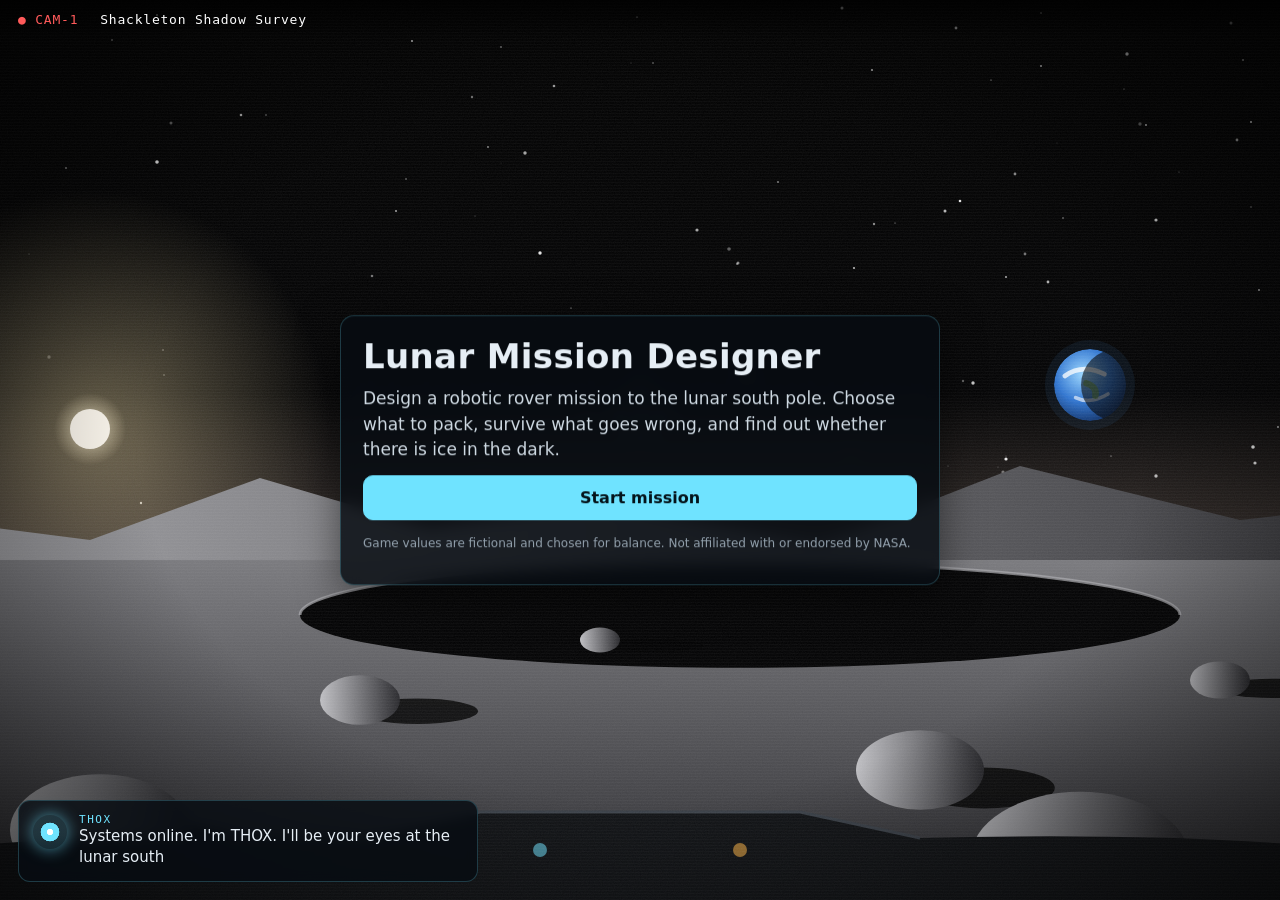
<file: v1/index.html>
<!doctype html>
<html lang="en">
<head>
  <meta charset="utf-8">
  <meta name="viewport" content="width=device-width, initial-scale=1">
  <title>Lunar Mission Designer</title>
  <meta name="description" content="Design a robotic rover mission to the lunar south pole, survive a power failure, and find out whether there is ice in the dark. NASA Space Apps 2026, team thegoatthox.">
  <link rel="stylesheet" href="style.css">
</head>
<body>
  <div id="app">
    <div id="scene"></div>
    <div id="hud-top" class="hud-top"></div>
    <div class="reticle" aria-hidden="true"></div>
    <div id="lumi" class="lumi">
      <div class="lumi-eye" aria-hidden="true"></div>
      <div>
        <div id="lumi-name" class="lumi-name">THOX</div>
        <div id="lumi-text" class="lumi-text" aria-live="polite"></div>
      </div>
    </div>
    <div id="panel" class="panel"></div>
  </div>
  <script src="config.js"></script>
  <script src="game.js"></script>
  <script src="scene2d.js"></script>
  <script src="ui.js"></script>
  <script>UI.start();</script>
</body>
</html>
</file>
<file: v1/style.css>
:root {
  --cyan: #6fe3ff;
  --amber: #ffb547;
  --red: #ff5a5a;
  --green: #6fffa8;
  --ink: #e6eef5;
  --muted: #93a1ad;
  --panel: rgba(8, 12, 18, 0.84);
  --line: rgba(111, 227, 255, 0.22);
  --mono: ui-monospace, "Cascadia Mono", Consolas, "SF Mono", Menlo, monospace;
  --sans: system-ui, -apple-system, "Segoe UI", Roboto, sans-serif;
}

* { box-sizing: border-box; }
html, body { margin: 0; height: 100%; background: #000; color: var(--ink); font-family: var(--sans); overflow: hidden; }
button { font: inherit; color: inherit; }

#app { position: fixed; inset: 0; }

/* ---------- camera feed ---------- */
#scene { position: absolute; inset: 0; overflow: hidden; --grain: .05; }
.scene-svg, .scene-svg svg { position: absolute; inset: 0; width: 100%; height: 100%; display: block; }
.scene-grain {
  position: absolute; inset: -50%; pointer-events: none; opacity: var(--grain);
  background-image: url("data:image/svg+xml;utf8,<svg xmlns='http://www.w3.org/2000/svg' width='220' height='220'><filter id='n'><feTurbulence type='fractalNoise' baseFrequency='.85' numOctaves='2' stitchTiles='stitch'/><feColorMatrix values='0 0 0 0 1  0 0 0 0 1  0 0 0 0 1  0 0 0 1.2 0'/></filter><rect width='100%' height='100%' filter='url(%23n)'/></svg>");
  background-size: 220px 220px;
  animation: grain .4s steps(4) infinite;
}
.scene-vignette { position: absolute; inset: 0; pointer-events: none;
  background: radial-gradient(ellipse at center, transparent 55%, rgba(0,0,0,.65) 100%),
              repeating-linear-gradient(0deg, rgba(255,255,255,.025) 0 1px, transparent 1px 3px); }
#scene.low-power .scene-svg { filter: saturate(.4) brightness(.75); }
#scene.low-power .scene-vignette { background: radial-gradient(ellipse at center, transparent 35%, rgba(0,0,0,.85) 100%),
              repeating-linear-gradient(0deg, rgba(255,255,255,.04) 0 1px, transparent 1px 3px); }
#scene.driving .scene-svg { animation: drive 1.2s ease-in-out; }
@keyframes grain { 0%{transform:translate(0,0)} 25%{transform:translate(-3%,2%)} 50%{transform:translate(2%,-3%)} 75%{transform:translate(-2%,-1%)} }
@keyframes drive { 0%{transform:scale(1)} 30%{transform:scale(1.04) translateY(6px)} 50%{transform:scale(1.07) translateY(-4px)} 70%{transform:scale(1.04) translateY(5px)} 100%{transform:scale(1)} }

.glint { animation: glint 1.6s ease-in-out infinite; }
@keyframes glint { 0%,100%{opacity:.15} 50%{opacity:1} }

/* instrument effects */
.scene-fx { position: absolute; inset: 0; pointer-events: none; overflow: hidden; }
.fx { position: absolute; }
.fx-neutron { left: 50%; bottom: 8%; width: 40px; height: 14px; border: 2px solid var(--green); border-radius: 50%;
  transform: translateX(-50%); animation: ripple 2s ease-out forwards; }
@keyframes ripple { to { width: 140vw; height: 50vh; opacity: 0; border-width: 1px; } }
.fx-ir { left: 0; right: 0; height: 3px; top: 45%; background: linear-gradient(90deg, transparent, #ff6fd8, transparent);
  box-shadow: 0 0 18px #ff6fd8; animation: scan 2s ease-in-out forwards; }
@keyframes scan { 0%{top:45%;opacity:0} 10%{opacity:1} 100%{top:92%;opacity:0} }
.fx-drill { left: 50%; bottom: 0; width: 26px; height: 0; transform: translateX(-50%);
  background: repeating-linear-gradient(-45deg, #c9ced6 0 8px, #6c737d 8px 16px); border-radius: 4px 4px 0 0;
  animation: drill 2.2s ease-in-out forwards; }
@keyframes drill { 0%{height:0} 40%{height:22vh} 70%{height:22vh; transform:translateX(-50%) translateY(6vh)} 100%{height:22vh; transform:translateX(-50%) translateY(6vh); opacity:0} }
.fx-camera { inset: 0; background: #fff; animation: flash .6s ease-out forwards; }
@keyframes flash { from{opacity:.75} to{opacity:0} }
.fx-static { inset: 0; mix-blend-mode: screen;
  background: repeating-linear-gradient(0deg, rgba(255,255,255,.25) 0 2px, transparent 2px 4px),
              repeating-linear-gradient(90deg, rgba(255,90,90,.15) 0 3px, transparent 3px 7px);
  animation: static .12s steps(2) 12, fade 1.8s forwards; }
@keyframes static { 0%{transform:translateY(0)} 100%{transform:translateY(-6px)} }
@keyframes fade { 0%,70%{opacity:1} 100%{opacity:0} }
body.alarm #app::after { content: ""; position: absolute; inset: 0; pointer-events: none; box-shadow: inset 0 0 120px rgba(255,60,60,.7); animation: fade 1.6s forwards; }

/* ---------- HUD ---------- */
.hud-top { position: absolute; top: 0; left: 0; right: 0; display: flex; flex-wrap: wrap; gap: 6px 22px; align-items: center;
  padding: 12px 18px; font-family: var(--mono); font-size: 13px; letter-spacing: .06em; color: var(--cyan);
  background: linear-gradient(rgba(0,0,0,.7), transparent); z-index: 3; }
.hud-top b { color: #fff; font-weight: 600; }
.hud-title { color: #fff; }
.rec { color: var(--red); animation: blink 1.4s steps(2) infinite; }
@keyframes blink { 50% { opacity: .3; } }
.battery { display: inline-flex; align-items: center; gap: 8px; }
.gauge { position: relative; display: inline-block; width: 110px; height: 10px; border: 1px solid var(--cyan); border-radius: 2px; }
.gauge .cap { position: absolute; left: 0; top: 0; bottom: 0; background: rgba(111,227,255,.15); }
.gauge .fill { position: absolute; left: 0; top: 0; bottom: 0; background: var(--cyan); transition: width .6s; }
.battery.warn, .battery.warn b { color: var(--amber); }
.battery.warn .gauge { border-color: var(--amber); }
.battery.warn .fill { background: var(--amber); animation: blink 1s steps(2) infinite; }
.battery.cracked .gauge::after { content: "⚡"; position: absolute; right: -16px; top: -5px; font-size: 12px; color: var(--red); }
#scene.low-power ~ .hud-top .hud-item:not(.battery) { opacity: .35; }

.reticle { position: absolute; left: 50%; top: 46%; width: 46px; height: 46px; transform: translate(-50%,-50%);
  border: 1px solid rgba(111,227,255,.35); border-radius: 50%; pointer-events: none; z-index: 1; }
.reticle::before, .reticle::after { content: ""; position: absolute; background: rgba(111,227,255,.35); }
.reticle::before { left: 50%; top: -12px; bottom: -12px; width: 1px; }
.reticle::after { top: 50%; left: -12px; right: -12px; height: 1px; }

.lumi { position: absolute; left: 18px; bottom: 18px; max-width: min(460px, calc(100% - 36px)); display: flex; gap: 12px; align-items: flex-start;
  padding: 12px 14px; background: var(--panel); border: 1px solid var(--line); border-radius: 12px; z-index: 3; backdrop-filter: blur(6px); }
.lumi-eye { flex: none; width: 34px; height: 34px; border-radius: 50%; margin-top: 2px;
  background: radial-gradient(circle at 50% 50%, #fff 0 12%, var(--cyan) 13% 38%, rgba(111,227,255,.15) 40%);
  box-shadow: 0 0 16px rgba(111,227,255,.6); animation: pulse 2.4s ease-in-out infinite; }
@keyframes pulse { 50% { box-shadow: 0 0 4px rgba(111,227,255,.3); } }
.lumi-name { font-family: var(--mono); font-size: 11px; letter-spacing: .14em; color: var(--cyan); }
.lumi-text { font-size: 15px; line-height: 1.45; min-height: 1.45em; }

/* ---------- panels ---------- */
.panel { position: absolute; z-index: 2; background: var(--panel); border: 1px solid var(--line); border-radius: 14px;
  padding: 20px 22px; overflow-y: auto; backdrop-filter: blur(8px); box-shadow: 0 10px 40px rgba(0,0,0,.5); }
.panel-side { top: 56px; right: 18px; max-height: calc(100% - 74px); width: min(420px, 40vw); }
.panel-center { top: 50%; left: 50%; transform: translate(-50%, -50%); width: min(600px, calc(100% - 36px)); max-height: calc(100% - 200px); }
.panel-center.wide { width: min(760px, calc(100% - 36px)); }

h1 { font-size: 34px; margin: 0 0 10px; letter-spacing: .01em; }
h2 { font-size: 22px; margin: 4px 0 12px; }
h3 { font-size: 13px; font-family: var(--mono); letter-spacing: .12em; color: var(--cyan); margin: 20px 0 8px; text-transform: uppercase; }
p { line-height: 1.5; margin: 0 0 12px; }
.lead { font-size: 17px; color: #cfdae3; }
.muted { color: var(--muted); }
.fine { font-size: 12px; color: var(--muted); margin-top: 14px; }
.eyebrow { font-family: var(--mono); font-size: 12px; letter-spacing: .12em; color: var(--cyan); }
.bad { color: var(--amber); }

.btn { display: block; width: 100%; margin-top: 12px; padding: 12px 16px; border-radius: 10px; cursor: pointer;
  background: rgba(255,255,255,.06); border: 1px solid rgba(255,255,255,.18); font-weight: 600; text-align: center; }
.btn:hover:not(:disabled) { background: rgba(255,255,255,.12); }
.btn.primary { background: var(--cyan); color: #04131a; border-color: var(--cyan); }
.btn.primary:hover:not(:disabled) { background: #9cecff; }
.btn:disabled { opacity: .4; cursor: not-allowed; }
.btn-row { display: flex; gap: 10px; }
.btn-row .btn { flex: 1; }

.reqs { display: grid; gap: 8px; margin: 14px 0; }
.req { display: flex; gap: 12px; padding: 10px 12px; border: 1px solid var(--line); border-radius: 10px; font-size: 14px; line-height: 1.4; }
.req-id { font-family: var(--mono); color: var(--cyan); font-weight: 700; }
.timeline { display: grid; grid-template-columns: repeat(4, 1fr); gap: 6px; margin: 10px 0 4px; }
.tl { padding: 8px; border-radius: 8px; font-size: 12px; background: rgba(255,214,140,.1); border: 1px solid rgba(255,214,140,.25); }
.tl.crater { background: rgba(0,0,0,.5); border-color: rgba(111,227,255,.3); }
.tl span { display: block; font-family: var(--mono); color: var(--amber); }
.tl.crater span { color: var(--cyan); }
.tl em { display: block; font-style: normal; color: var(--muted); }

.meter-label, .stat-row { display: flex; justify-content: space-between; gap: 12px; font-size: 14px; padding: 4px 0; }
.meter-label span { font-family: var(--mono); color: var(--cyan); letter-spacing: .1em; font-size: 12px; }
.bar { height: 10px; border-radius: 5px; background: rgba(255,255,255,.08); overflow: hidden; margin: 4px 0 10px; }
.bar span { display: block; height: 100%; background: var(--cyan); transition: width .3s; }
.hint { margin: 10px 0; padding: 10px 12px; border-radius: 10px; font-size: 13px; background: rgba(255,181,71,.08); border: 1px solid rgba(255,181,71,.3); color: #ffd99a; }

.items { display: grid; gap: 8px; margin-top: 10px; }
.card { text-align: left; padding: 12px; border-radius: 10px; cursor: pointer; background: rgba(255,255,255,.04); border: 1px solid rgba(255,255,255,.12); }
.card:hover:not(:disabled) { border-color: var(--cyan); }
.card.on { border-color: var(--cyan); background: rgba(111,227,255,.1); }
.card.heavy { opacity: .5; }
.card:disabled { opacity: .45; cursor: not-allowed; }
.card-top { display: flex; justify-content: space-between; gap: 8px; }
.chk { font-family: var(--mono); font-size: 11px; letter-spacing: .1em; color: var(--muted); }
.card.on .chk { color: var(--cyan); }
.card-stats { font-family: var(--mono); font-size: 12px; color: var(--cyan); margin: 4px 0; }
.card-what { font-size: 13px; color: #cfdae3; line-height: 1.4; }
.card-why { font-size: 12px; color: var(--muted); margin-top: 4px; line-height: 1.4; }

.budget { margin: 8px 0; padding: 12px; border-radius: 10px; background: rgba(0,0,0,.35); }
.stack { display: flex; height: 12px; border-radius: 6px; overflow: hidden; background: rgba(255,255,255,.06); margin-bottom: 8px; }
.seg { display: block; height: 100%; transition: width .3s; }
.seg.house, .dot.house { background: #8a96a3; }
.seg.inst, .dot.inst { background: var(--cyan); }
.seg.left, .dot.left { background: rgba(111,255,168,.55); }
.dot { display: inline-block; width: 8px; height: 8px; border-radius: 2px; margin-right: 6px; }
.warnline { color: var(--amber); }

.toggle { display: flex; gap: 10px; align-items: flex-start; margin-top: 10px; padding: 10px 12px; border: 1px dashed rgba(255,181,71,.5); border-radius: 10px; font-size: 13px; cursor: pointer; }
.toggle input { margin-top: 3px; accent-color: var(--amber); }

.alert { border-left: 3px solid var(--red); padding-left: 14px; }
.alert .eyebrow { color: var(--red); }
.alert.soft { border-left-color: var(--amber); padding: 8px 12px; background: rgba(255,181,71,.08); border-radius: 0 8px 8px 0; font-size: 14px; margin: 8px 0; }

.tier { font-family: var(--mono); letter-spacing: .06em; }
.tier-full { color: var(--green); }
.tier-partial { color: var(--cyan); }
.tier-minimum { color: var(--amber); }
.tier-failure { color: var(--red); }
.scoreline { display: flex; justify-content: space-between; font-family: var(--mono); padding: 10px 0; border-top: 1px solid var(--line); border-bottom: 1px solid var(--line); }
.verify { display: grid; gap: 8px; }
.v { display: flex; gap: 12px; padding: 10px 12px; border-radius: 10px; font-size: 14px; line-height: 1.45; background: rgba(255,255,255,.03); }
.v .mark { font-size: 20px; font-weight: 700; }
.v.ok .mark { color: var(--green); }
.v.no .mark { color: var(--red); }
.events { margin: 0; padding-left: 18px; font-size: 14px; line-height: 1.6; color: #cfdae3; }

/* ---------- phone ---------- */
@media (max-width: 760px) {
  .hud-top { font-size: 11px; gap: 4px 12px; padding: 10px 16px; }
  .gauge { width: 70px; }
  .reticle { display: none; }
  .lumi { top: 70px; bottom: auto; left: 16px; right: 16px; max-width: none; padding: 10px 12px; }
  .lumi-text { font-size: 13px; }
  .panel-side, .panel-center, .panel-center.wide { top: auto; left: 16px; right: 16px; bottom: 16px; width: auto; transform: none; max-height: 58vh; padding: 16px; }
  h1 { font-size: 26px; }
  .timeline { grid-template-columns: repeat(2, 1fr); }
  .btn-row { flex-direction: column; gap: 0; }
}
</file>
